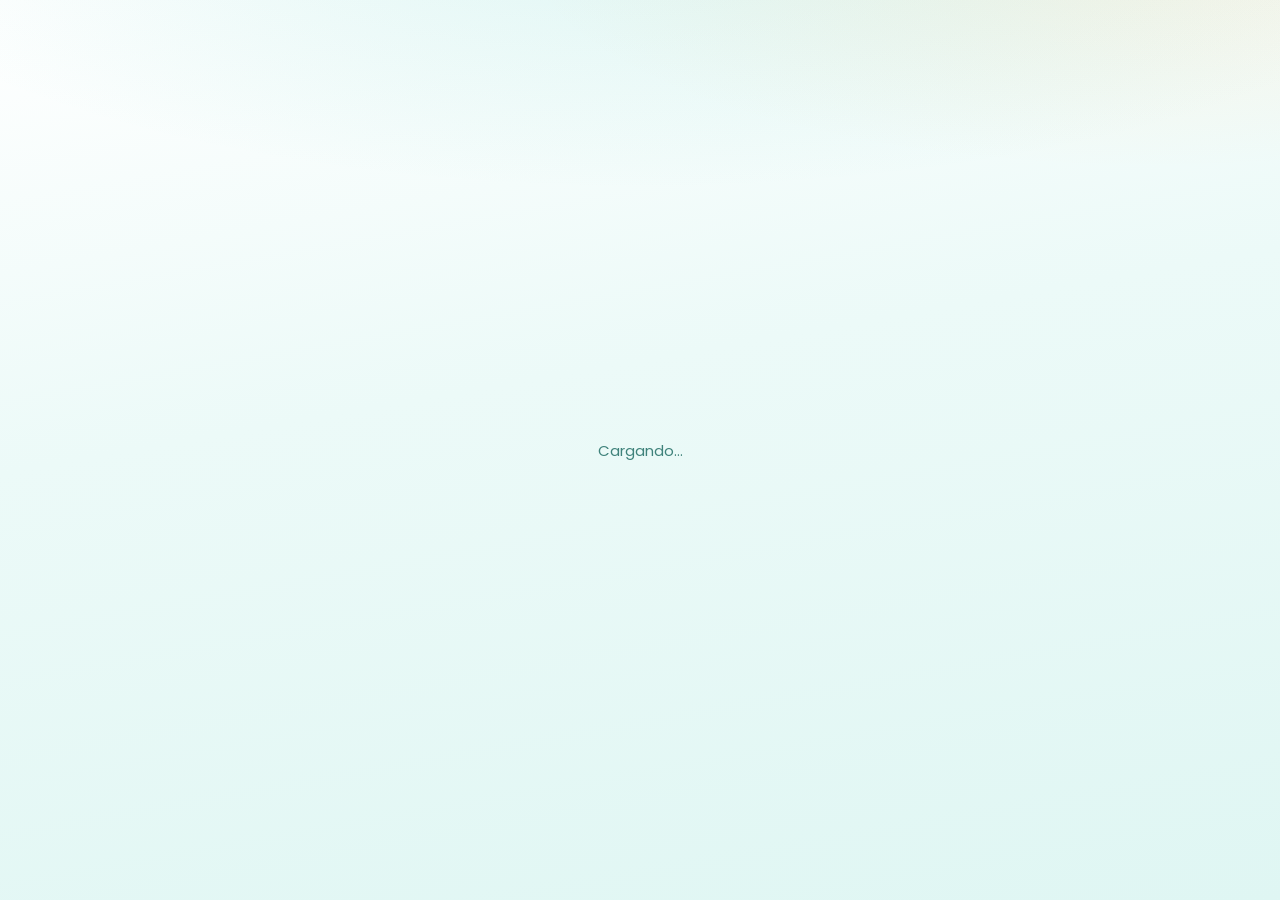
<file: index.html>
<!doctype html>
<html lang="es">
<head>
  <meta charset="utf-8" />
  <meta name="viewport" content="width=device-width, initial-scale=1, maximum-scale=1, user-scalable=no, viewport-fit=cover, interactive-widget=resizes-content" />
  <meta name="theme-color" content="#f1fbfa" />
  <title>Platify — Del plato a la boca se cae el margen</title>
  <meta name="description" content="Platify: tu CFO automático. Márgenes, punto de equilibrio y análisis por producto en tiempo real." />
  <link rel="preconnect" href="https://fonts.googleapis.com" />
  <link rel="preconnect" href="https://fonts.gstatic.com" crossorigin />
  <link href="https://fonts.googleapis.com/css2?family=Grand+Hotel&family=Playfair+Display:wght@500;600;700&family=Poppins:wght@300;400;500;600&display=swap" rel="stylesheet" />
  <link rel="manifest" href="manifest.json" />
  <link rel="apple-touch-icon" href="icons/icon-192.png" />
  <meta name="apple-mobile-web-app-capable" content="yes" />
  <meta name="apple-mobile-web-app-status-bar-style" content="default" />
  <meta name="apple-mobile-web-app-title" content="Platify" />
  <link rel="stylesheet" href="styles.css" />
</head>
<body>
  <div id="app">
    <div id="cargando" class="cargando">Cargando…</div>
  </div>
  <script type="module" src="js/app.js"></script>
</body>
</html>
</file>
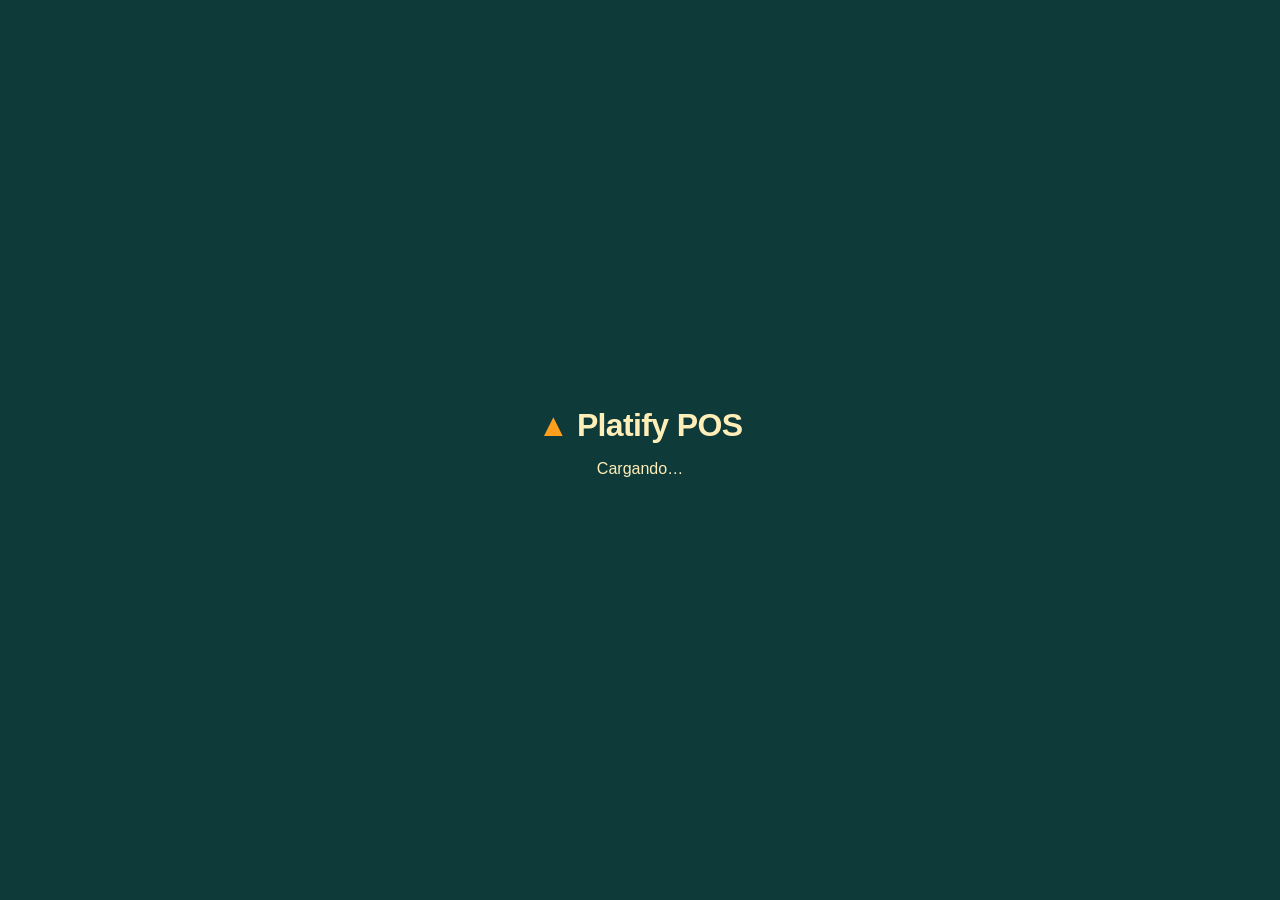
<file: pos/index.html>
<!doctype html>
<html lang="es">
<head>
<meta charset="utf-8" />
<meta name="viewport" content="width=device-width, initial-scale=1, viewport-fit=cover, maximum-scale=1" />
<title>Platify POS</title>
<meta name="theme-color" content="#0e3a39" />
<link rel="manifest" href="manifest.webmanifest" />
<style>
  :root{ --green:#0e3a39; --teal:#2ec4b6; --orange:#ff9f1c; --cream:#ffeeb8; --paper:#f4f6f5; --ink:#22201a; --muted:#6f6a5c; --line:#e6ebea; --rojo:#c0563f; }
  *{ box-sizing:border-box; -webkit-tap-highlight-color:transparent }
  body{ margin:0; font-family:-apple-system,BlinkMacSystemFont,"Segoe UI",Roboto,Helvetica,Arial,sans-serif; background:var(--paper); color:var(--ink) }
  button{ font-family:inherit; cursor:pointer }
  input{ font-family:inherit; font-size:16px }
  #app{ min-height:100vh }
  .btn{ background:var(--teal); color:#063a37; border:none; border-radius:12px; padding:14px 18px; font-weight:800; font-size:16px }
  .btn.sec{ background:#e7edec; color:var(--green) }
  .btn.g{ background:var(--green); color:#fff }
  /* Login */
  .login{ min-height:100vh; display:flex; align-items:center; justify-content:center; background:var(--green); color:var(--cream); padding:24px }
  .login .card{ width:min(360px,100%); text-align:center }
  .login input{ width:100%; padding:14px; border-radius:12px; border:none; margin-bottom:10px }
  .marca{ font-weight:800; font-size:2rem; letter-spacing:-.02em }
  .marca .tri{ color:var(--orange) }
  .err{ color:#ffb4a1; font-size:.9rem; min-height:1.2rem }
  /* POS layout */
  header.top{ position:sticky; top:0; z-index:20; background:var(--green); color:var(--cream); display:flex; align-items:center; justify-content:space-between; gap:10px; padding:10px 14px }
  header .marca{ font-size:1.25rem }
  .pos{ display:grid; grid-template-columns:1fr 340px; gap:0; height:calc(100vh - 56px) }
  @media (max-width:820px){ .pos{ grid-template-columns:1fr; height:auto } }
  .menu{ padding:12px; overflow-y:auto }
  .chips{ display:flex; gap:8px; overflow-x:auto; padding-bottom:10px; position:sticky; top:0; background:var(--paper) }
  .chip{ flex-shrink:0; border:none; border-radius:20px; padding:9px 15px; font-weight:700; font-size:14px; background:#e7edec; color:var(--muted) }
  .chip.act{ background:var(--green); color:#fff }
  .grid{ display:grid; grid-template-columns:repeat(auto-fill,minmax(150px,1fr)); gap:10px; margin-top:8px }
  .prod{ background:#fff; border:1px solid var(--line); border-radius:14px; padding:14px 12px; text-align:left; min-height:78px; display:flex; flex-direction:column; justify-content:space-between }
  .prod b{ font-size:14px; color:var(--green); line-height:1.2 }
  .prod .p{ color:var(--orange); font-weight:800; margin-top:6px }
  /* Cuenta */
  .cuenta{ background:#fff; border-left:1px solid var(--line); display:flex; flex-direction:column }
  @media (max-width:820px){ .cuenta{ border-left:none; border-top:1px solid var(--line); position:sticky; bottom:0 } }
  .cuenta h2{ margin:0; padding:12px 14px; font-size:16px; border-bottom:1px solid var(--line) }
  .items{ flex:1; overflow-y:auto; padding:6px 10px; min-height:120px }
  .li{ display:flex; align-items:center; gap:8px; padding:8px 4px; border-bottom:1px solid var(--line) }
  .li .n{ flex:1; font-size:14px }
  .qbtn{ width:32px; height:32px; border-radius:9px; border:1px solid var(--line); background:#fff; font-size:18px; font-weight:700; color:var(--green) }
  .foot{ border-top:1px solid var(--line); padding:12px 14px }
  .tot{ display:flex; justify-content:space-between; font-size:22px; font-weight:800; color:var(--green); margin-bottom:10px }
  /* Modal */
  .bg{ position:fixed; inset:0; background:rgba(14,58,57,.55); display:flex; align-items:flex-end; justify-content:center; z-index:50 }
  @media (min-width:600px){ .bg{ align-items:center } }
  .modal{ background:#fff; width:min(460px,100%); border-radius:20px 20px 0 0; padding:20px }
  @media (min-width:600px){ .modal{ border-radius:20px } }
  .metodos{ display:flex; gap:8px; margin:12px 0 }
  .metodos button{ flex:1; padding:14px; border-radius:12px; border:2px solid var(--line); background:#fff; font-weight:700; color:var(--green) }
  .metodos button.act{ border-color:var(--teal); background:rgba(46,196,182,.1) }
  .vacio{ color:var(--muted); text-align:center; padding:24px; font-size:14px }
  /* Mapa de mesas */
  .resumen{ display:flex; gap:10px; margin-bottom:14px; flex-wrap:wrap }
  .rcard{ flex:1; min-width:120px; background:#fff; border:1px solid var(--line); border-radius:14px; padding:12px 14px }
  .rcard .n{ font-size:22px; font-weight:800; color:var(--green) }
  .rcard .l{ font-size:12px; color:var(--muted) }
  .zona{ margin-bottom:18px }
  .zt{ font-size:12px; font-weight:800; text-transform:uppercase; letter-spacing:.06em; color:var(--muted); margin:0 2px 8px }
  .mesas{ display:grid; grid-template-columns:repeat(auto-fill,minmax(110px,1fr)); gap:10px }
  .mesa{ aspect-ratio:1; border:2px solid var(--line); border-radius:16px; background:#fff; display:flex; flex-direction:column; align-items:center; justify-content:center; gap:2px; padding:6px; cursor:pointer }
  .mesa b{ font-size:18px; color:var(--green) }
  .mesa .ml{ font-size:12px; color:var(--teal); font-weight:700 }
  .mesa.occ{ background:var(--green); border-color:var(--green) }
  .mesa.occ b{ color:#fff }
  .mesa.occ .mt{ color:var(--cream); font-weight:800; font-size:15px }
  .mesa.occ .mp{ color:rgba(255,237,184,.7); font-size:11px }
  .mesa.nueva{ border-style:dashed; color:var(--teal); font-weight:700; font-size:13px; line-height:1.3 }
  .mesa.llev{ background:#fff6df; border-color:#efd799 }
  .mesa.llev .mt{ color:#a9791f; font-weight:800; font-size:15px }
  /* Plano del salón (vista de arriba) */
  .floor{ position:relative; width:100%; height:min(62vh,520px); background:#fff; background-image:linear-gradient(var(--line) 1px,transparent 1px),linear-gradient(90deg,var(--line) 1px,transparent 1px); background-size:28px 28px; border:2px solid var(--line); border-radius:16px; overflow:hidden; touch-action:none; user-select:none; -webkit-user-select:none }
  .fmesa{ position:absolute; transform:translate(-50%,-50%); min-width:58px; height:58px; padding:0 8px; border-radius:14px; border:2px solid var(--green); background:#fff; color:var(--green); display:flex; flex-direction:column; align-items:center; justify-content:center; box-shadow:0 2px 6px rgba(14,58,57,.14); text-align:center }
  .fmesa b{ font-size:16px; line-height:1 }
  .fmesa .ml{ font-size:10px; color:var(--teal); font-weight:700 }
  .fmesa.occ{ background:var(--green); border-color:var(--green); color:#fff }
  .fmesa.occ .mt{ color:var(--cream); font-size:12px; font-weight:800 }
  .fmesa.occ .mp{ color:rgba(255,237,184,.7); font-size:10px }
  .fmesa.edit{ cursor:grab; touch-action:none }
  .fmesa.edit:active{ cursor:grabbing; box-shadow:0 6px 16px rgba(14,58,57,.3) }
</style>
</head>
<body>
  <div id="app"><div class="login"><div class="card"><div class="marca"><span class="tri">▲</span> Platify POS</div><p>Cargando…</p></div></div></div>
  <script type="module" src="pos-app.js"></script>
</body>
</html>
</file>
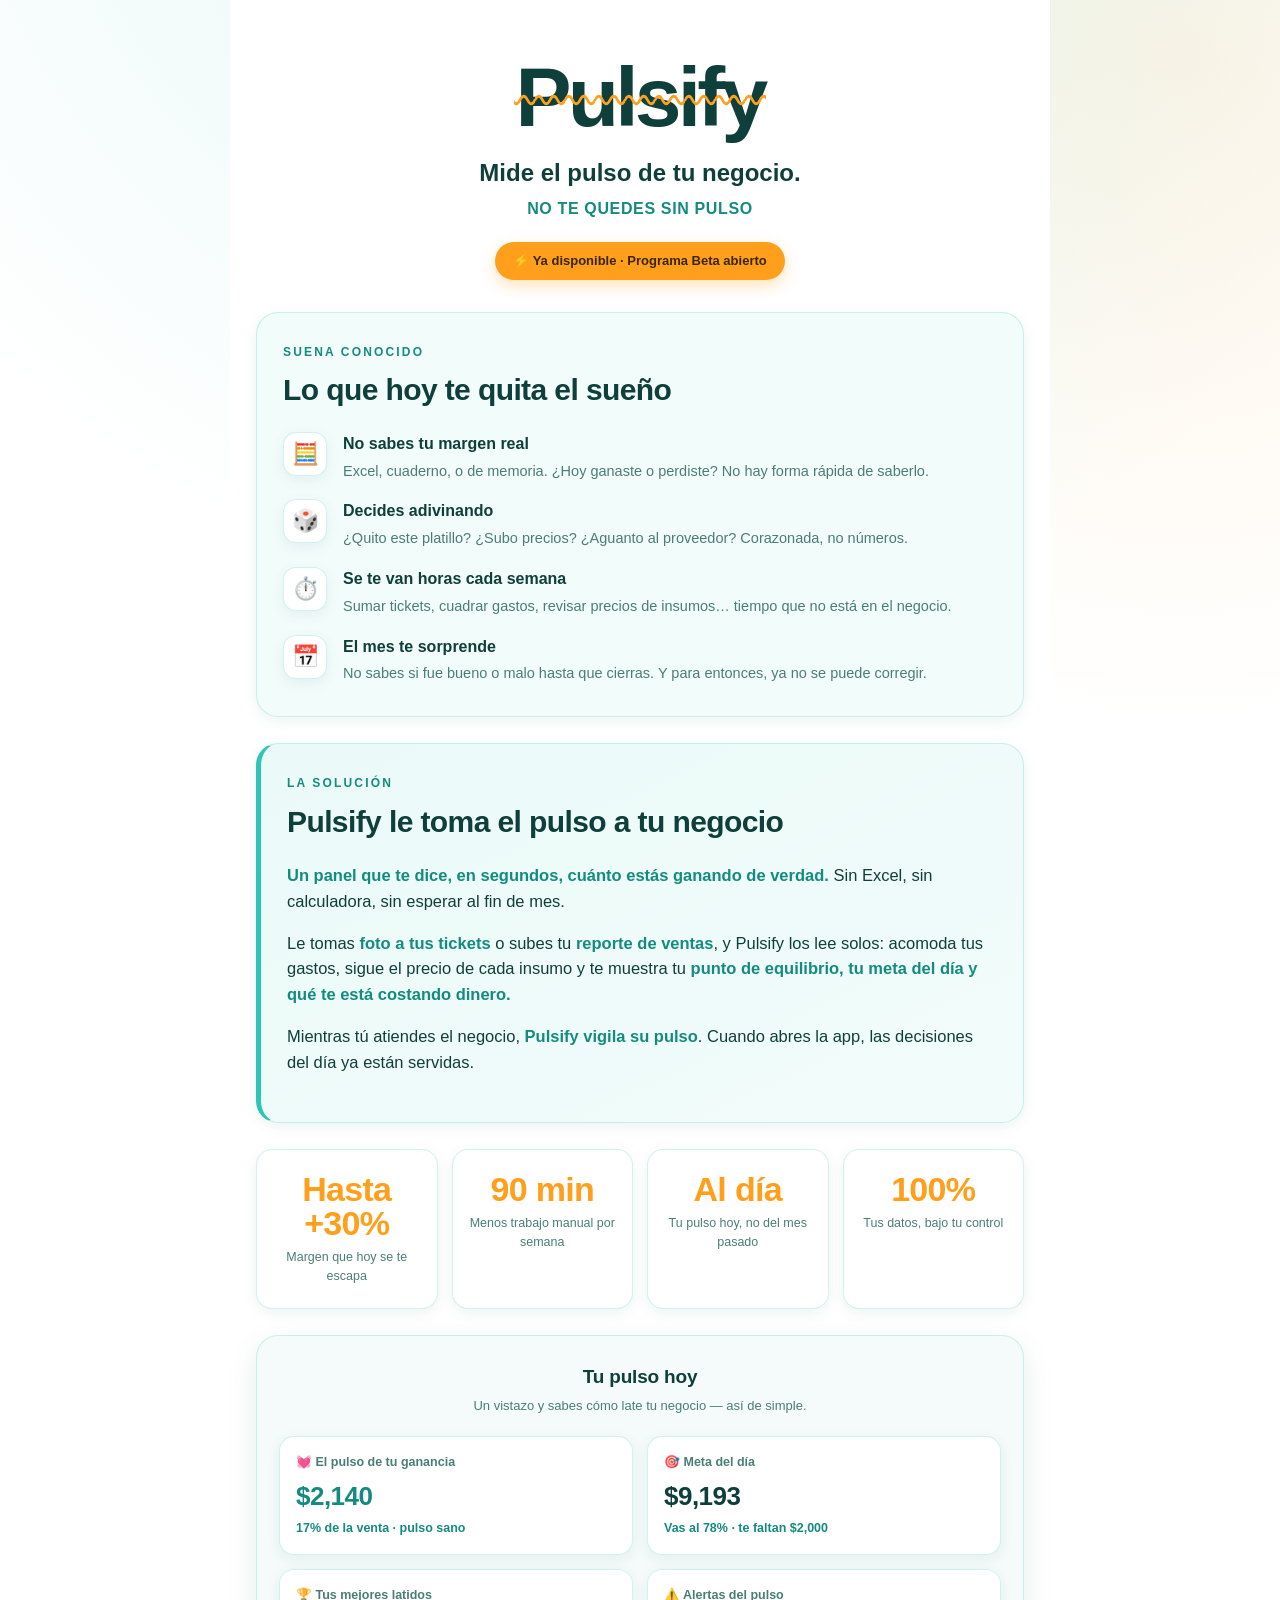
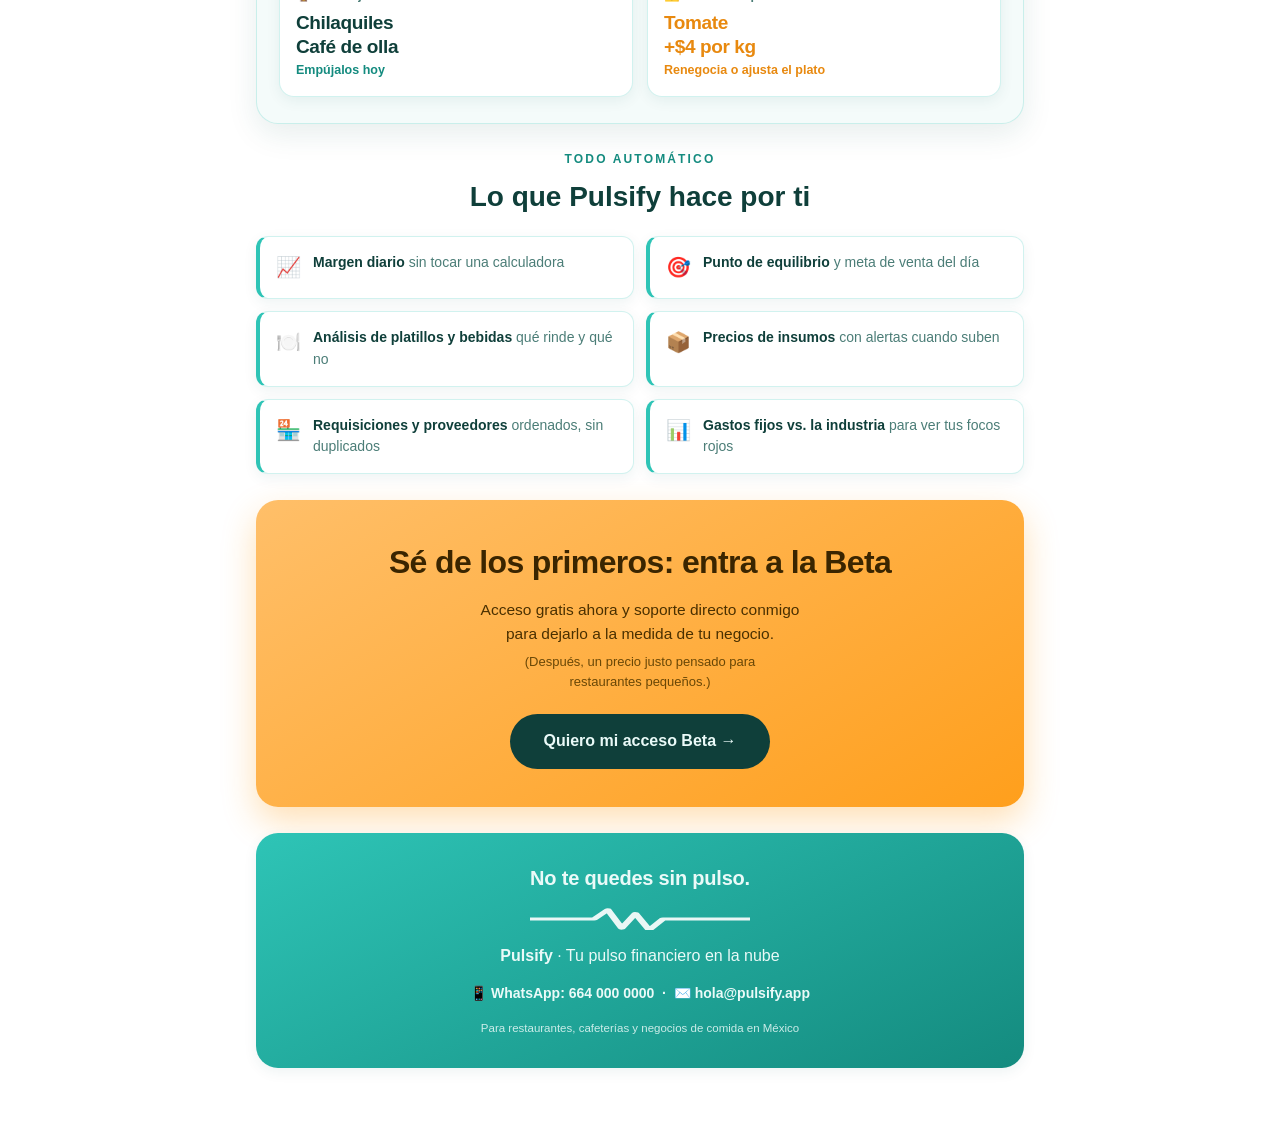
<file: pulsify-flyer.html>
<!DOCTYPE html>
<html lang="es">
<head>
<meta charset="utf-8">
<meta name="viewport" content="width=device-width, initial-scale=1">
<title>Pulsify — Mide el pulso de tu negocio</title>
<style>
  :root {
    --amber:#ff9f1c; --amber-osc:#e8890f; --honey:#ffbf69;
    --sea:#2ec4b6; --sea-txt:#148b7f; --sea-osc:#0f3f3a;
    --frozen:#cbf3f0; --mint:#eafaf8; --mint-2:#f2fcfb;
    --ink:#0f3f3a; --muted:#4b7d77; --line:rgba(46,196,182,.22);
    --bg:#ffffff; --card:#ffffff; --surface:#f4fbfa;
    --shadow:0 10px 30px rgba(15,86,79,.10);
    --shadow-sm:0 4px 14px rgba(15,86,79,.07);
  }
  * { box-sizing:border-box; }
  html,body { margin:0; }
  body {
    font-family:'Poppins',-apple-system,BlinkMacSystemFont,'Segoe UI',Roboto,Helvetica,Arial,sans-serif;
    color:var(--ink);
    background:
      radial-gradient(120% 55% at 50% -10%, rgba(46,196,182,.14), transparent 60%),
      radial-gradient(90% 45% at 92% 2%, rgba(255,159,28,.10), transparent 55%),
      var(--bg);
    -webkit-font-smoothing:antialiased;
    line-height:1.55;
  }
  .flyer { max-width:820px; margin:0 auto; padding:44px 26px 60px; background:var(--bg); }
  .stack { display:flex; flex-direction:column; gap:26px; }

  .hero { text-align:center; padding:16px 0 6px; }
  .wordmark {
    position:relative; display:inline-block;
    font-size:clamp(54px,14vw,84px); font-weight:800; letter-spacing:-.045em; line-height:.9;
    color:var(--ink);
  }
  .wordmark::after {
    content:""; position:absolute; left:-2px; right:-2px; top:53%; height:26px; transform:translateY(-50%);
    pointer-events:none;
    background-image:url("data:image/svg+xml,%3Csvg xmlns='http://www.w3.org/2000/svg' viewBox='0 0 24 12' preserveAspectRatio='none'%3E%3Cpath d='M0 6 Q3 1 6 6 T12 6 T18 6 T24 6' fill='none' stroke='%23ff9f1c' stroke-width='2' stroke-linecap='round'/%3E%3C/svg%3E");
    background-repeat:repeat-x; background-position:center; background-size:30px 18px;
  }
  .hero .tagline {
    margin:18px auto 0; max-width:26ch;
    font-size:clamp(18px,4.8vw,24px); font-weight:600; color:var(--ink);
  }
  .hero .slogan {
    margin:6px auto 0; font-size:clamp(13px,3.6vw,16px); font-weight:600; letter-spacing:.04em;
    color:var(--sea-txt); text-transform:uppercase;
  }
  .badge {
    display:inline-flex; align-items:center; gap:8px; margin-top:20px;
    background:var(--amber); color:#3a2500; font-weight:700; font-size:13px;
    padding:9px 18px; border-radius:999px; box-shadow:0 6px 16px rgba(255,159,28,.30);
  }

  .sec { border-radius:22px; padding:30px 26px; box-shadow:var(--shadow-sm); }
  .sec--problem { background:var(--mint-2); border:1px solid var(--line); }
  .sec--solution {
    background:linear-gradient(155deg, var(--mint), var(--mint-2));
    border:1px solid var(--line); border-left:5px solid var(--sea);
  }
  .eyebrow {
    font-size:12px; font-weight:700; letter-spacing:.18em; text-transform:uppercase;
    color:var(--sea-txt); margin-bottom:6px;
  }
  .sec h2 { font-size:clamp(23px,6vw,30px); font-weight:700; letter-spacing:-.02em; margin:0 0 18px; }

  .plist { display:flex; flex-direction:column; gap:16px; }
  .pitem { display:flex; gap:16px; align-items:flex-start; }
  .pitem .ic {
    flex:none; width:44px; height:44px; border-radius:13px; display:grid; place-items:center;
    font-size:22px; background:var(--card); border:1px solid var(--line); box-shadow:var(--shadow-sm);
  }
  .pitem strong { display:block; font-size:16px; margin-bottom:2px; color:var(--ink); }
  .pitem span { color:var(--muted); font-size:14.5px; }

  .lead { font-size:16.5px; color:var(--ink); }
  .lead b { color:var(--sea-txt); }
  .lead + .lead { margin-top:14px; }

  .metrics { display:grid; grid-template-columns:repeat(4,1fr); gap:14px; }
  .metric {
    background:var(--card); border:1px solid var(--line); border-radius:16px;
    padding:22px 12px; text-align:center; box-shadow:var(--shadow-sm);
  }
  .metric .num { font-size:clamp(24px,5.5vw,34px); font-weight:800; letter-spacing:-.02em; color:var(--amber); line-height:1; }
  .metric .lbl { margin-top:8px; font-size:12.5px; color:var(--muted); font-weight:500; }

  .dash { background:var(--surface); border:1px solid var(--line); border-radius:22px; padding:26px 22px; box-shadow:var(--shadow); }
  .dash h3 { text-align:center; font-size:19px; font-weight:800; margin:0 0 4px; letter-spacing:-.01em; }
  .dash .cap { text-align:center; color:var(--muted); font-size:13px; margin:0 0 20px; }
  .tiles { display:grid; grid-template-columns:repeat(2,1fr); gap:14px; }
  .tile { background:var(--card); border:1px solid var(--line); border-radius:15px; padding:16px 16px; box-shadow:var(--shadow-sm); }
  .tile .t { font-size:12.5px; color:var(--muted); font-weight:600; display:flex; align-items:center; gap:6px; }
  .tile .v { font-size:clamp(20px,5.5vw,26px); font-weight:800; letter-spacing:-.02em; margin-top:4px; }
  .tile .s { font-size:12.5px; margin-top:2px; font-weight:600; }
  .pos { color:var(--sea-txt); } .warn { color:var(--amber-osc); }

  .fgrid { display:grid; grid-template-columns:repeat(2,1fr); gap:12px; }
  .feat { display:flex; gap:12px; align-items:flex-start; padding:15px 16px; background:var(--card); border:1px solid var(--line); border-left:4px solid var(--sea); border-radius:12px; box-shadow:var(--shadow-sm); }
  .feat .fi { font-size:20px; flex:none; }
  .feat .fx { font-size:14px; color:var(--muted); }
  .feat .fx b { color:var(--ink); }

  .cta { text-align:center; border-radius:22px; padding:38px 26px; color:#3a2500; background:linear-gradient(150deg, var(--honey), var(--amber)); box-shadow:0 14px 34px rgba(255,159,28,.32); }
  .cta h2 { font-size:clamp(24px,6.5vw,32px); font-weight:800; margin:0 0 10px; letter-spacing:-.02em; }
  .cta p { margin:0 auto; max-width:40ch; font-size:15.5px; color:#4a3000; }
  .cta .small { font-size:13px; color:#5a3d00; opacity:.9; margin-top:6px; }
  .cta .btn { display:inline-block; margin-top:22px; background:#0f3f3a; color:#eafaf8; font-weight:700; font-size:16px; padding:15px 34px; border-radius:999px; text-decoration:none; }

  .foot { text-align:center; border-radius:22px; padding:30px 24px; color:#eafaf8; background:linear-gradient(155deg, var(--sea), var(--sea-txt)); box-shadow:var(--shadow-sm); }
  .foot .big { font-size:20px; font-weight:800; letter-spacing:-.01em; margin-bottom:14px; }
  .foot .contact { margin-top:14px; font-size:14px; font-weight:600; }
  .foot .fine { margin-top:16px; font-size:11.5px; opacity:.85; }
  .pulse-rule {
    height:22px; margin:2px auto 0; max-width:220px;
    background-image:url("data:image/svg+xml,%3Csvg xmlns='http://www.w3.org/2000/svg' viewBox='0 0 48 12' preserveAspectRatio='none'%3E%3Cpath d='M0 6 H14 l3 -5 3 10 3 -8 3 9 3 -6 H48' fill='none' stroke='%23ffffff' stroke-width='1.6' stroke-linecap='round' stroke-linejoin='round' opacity='.9'/%3E%3C/svg%3E");
    background-repeat:no-repeat; background-position:center; background-size:100% 100%;
  }
  @media (max-width:600px) {
    .metrics { grid-template-columns:repeat(2,1fr); }
    .fgrid, .tiles { grid-template-columns:1fr; }
    .sec, .dash { padding:24px 18px; }
  }
</style>
</head>
<body>
  <div class="flyer" data-document-role="page" data-label="Flyer Pulsify">
    <div class="stack">

      <header class="hero">
        <div class="wordmark">Pulsify</div>
        <p class="tagline">Mide el pulso de tu negocio.</p>
        <p class="slogan">No te quedes sin pulso</p>
        <div class="badge">⚡ Ya disponible · Programa Beta abierto</div>
      </header>

      <section class="sec sec--problem">
        <div class="eyebrow">Suena conocido</div>
        <h2>Lo que hoy te quita el sueño</h2>
        <div class="plist">
          <div class="pitem"><div class="ic">🧮</div><div><strong>No sabes tu margen real</strong><span>Excel, cuaderno, o de memoria. ¿Hoy ganaste o perdiste? No hay forma rápida de saberlo.</span></div></div>
          <div class="pitem"><div class="ic">🎲</div><div><strong>Decides adivinando</strong><span>¿Quito este platillo? ¿Subo precios? ¿Aguanto al proveedor? Corazonada, no números.</span></div></div>
          <div class="pitem"><div class="ic">⏱️</div><div><strong>Se te van horas cada semana</strong><span>Sumar tickets, cuadrar gastos, revisar precios de insumos… tiempo que no está en el negocio.</span></div></div>
          <div class="pitem"><div class="ic">📅</div><div><strong>El mes te sorprende</strong><span>No sabes si fue bueno o malo hasta que cierras. Y para entonces, ya no se puede corregir.</span></div></div>
        </div>
      </section>

      <section class="sec sec--solution">
        <div class="eyebrow">La solución</div>
        <h2>Pulsify le toma el pulso a tu negocio</h2>
        <p class="lead"><b>Un panel que te dice, en segundos, cuánto estás ganando de verdad.</b> Sin Excel, sin calculadora, sin esperar al fin de mes.</p>
        <p class="lead">Le tomas <b>foto a tus tickets</b> o subes tu <b>reporte de ventas</b>, y Pulsify los lee solos: acomoda tus gastos, sigue el precio de cada insumo y te muestra tu <b>punto de equilibrio, tu meta del día y qué te está costando dinero.</b></p>
        <p class="lead">Mientras tú atiendes el negocio, <b>Pulsify vigila su pulso</b>. Cuando abres la app, las decisiones del día ya están servidas.</p>
      </section>

      <section class="metrics">
        <div class="metric"><div class="num">Hasta +30%</div><div class="lbl">Margen que hoy se te escapa</div></div>
        <div class="metric"><div class="num">90 min</div><div class="lbl">Menos trabajo manual por semana</div></div>
        <div class="metric"><div class="num">Al día</div><div class="lbl">Tu pulso hoy, no del mes pasado</div></div>
        <div class="metric"><div class="num">100%</div><div class="lbl">Tus datos, bajo tu control</div></div>
      </section>

      <section class="dash">
        <h3>Tu pulso hoy</h3>
        <p class="cap">Un vistazo y sabes cómo late tu negocio — así de simple.</p>
        <div class="tiles">
          <div class="tile"><div class="t">💓 El pulso de tu ganancia</div><div class="v pos">$2,140</div><div class="s pos">17% de la venta · pulso sano</div></div>
          <div class="tile"><div class="t">🎯 Meta del día</div><div class="v">$9,193</div><div class="s pos">Vas al 78% · te faltan $2,000</div></div>
          <div class="tile"><div class="t">🏆 Tus mejores latidos</div><div class="v" style="font-size:19px;line-height:1.25;margin-top:6px">Chilaquiles<br>Café de olla</div><div class="s pos">Empújalos hoy</div></div>
          <div class="tile"><div class="t">⚠️ Alertas del pulso</div><div class="v warn" style="font-size:19px;line-height:1.25;margin-top:6px">Tomate<br>+$4 por kg</div><div class="s warn">Renegocia o ajusta el plato</div></div>
        </div>
      </section>

      <section>
        <div class="eyebrow" style="text-align:center">Todo automático</div>
        <h2 style="text-align:center;font-size:clamp(22px,5.6vw,28px);margin:0 0 18px">Lo que Pulsify hace por ti</h2>
        <div class="fgrid">
          <div class="feat"><div class="fi">📈</div><div class="fx"><b>Margen diario</b> sin tocar una calculadora</div></div>
          <div class="feat"><div class="fi">🎯</div><div class="fx"><b>Punto de equilibrio</b> y meta de venta del día</div></div>
          <div class="feat"><div class="fi">🍽️</div><div class="fx"><b>Análisis de platillos y bebidas</b> qué rinde y qué no</div></div>
          <div class="feat"><div class="fi">📦</div><div class="fx"><b>Precios de insumos</b> con alertas cuando suben</div></div>
          <div class="feat"><div class="fi">🏪</div><div class="fx"><b>Requisiciones y proveedores</b> ordenados, sin duplicados</div></div>
          <div class="feat"><div class="fi">📊</div><div class="fx"><b>Gastos fijos vs. la industria</b> para ver tus focos rojos</div></div>
        </div>
      </section>

      <section class="cta">
        <h2>Sé de los primeros: entra a la Beta</h2>
        <p>Acceso gratis ahora y soporte directo conmigo para dejarlo a la medida de tu negocio.</p>
        <p class="small">(Después, un precio justo pensado para restaurantes pequeños.)</p>
        <a class="btn" href="#">Quiero mi acceso Beta →</a>
      </section>

      <footer class="foot">
        <div class="big">No te quedes sin pulso.</div>
        <div class="pulse-rule"></div>
        <div style="margin-top:14px"><b>Pulsify</b> · Tu pulso financiero en la nube</div>
        <div class="contact">📱 WhatsApp: 664 000 0000 &nbsp;·&nbsp; ✉️ hola@pulsify.app</div>
        <div class="fine">Para restaurantes, cafeterías y negocios de comida en México</div>
      </footer>

    </div>
  </div>
</body>
</html>
</file>
<file: styles.css>
/* ── Cifra — tema claro (paleta: Amber · Honey · White · Frozen · Sea) ── */
:root {
  /* Los 5 colores de la paleta */
  --amber:  #ff9f1c;   /* Amber Glow    — CTA / acción / alerta */
  --honey:  #ffbf69;   /* Honey Bronze  — acento cálido secundario */
  --white:  #ffffff;   /* White         — superficies */
  --frozen: #cbf3f0;   /* Frozen Water  — tinte de fondo / mint */
  --sea:    #2ec4b6;   /* Light Sea Green — primario / "bien" */

  /* Sombras y tintes derivados (misma familia, para contraste de texto) */
  --sea-osc:  #0f3f3a;   /* sombra profunda de sea green → texto */
  --sea-mid:  #3f827b;   /* sea green medio → texto secundario */
  --sea-txt:  #148b7f;   /* sea green legible sobre blanco */
  --amber-osc:#e88910;
  --mint-2:   #eafaf8;   /* frozen muy suave (superficies alternas) */

  /* Tokens que consumen las vistas (mismos nombres, valores claros) */
  --naranja: var(--amber);
  --naranja-osc: var(--amber-osc);
  --verde-claro: var(--sea-txt);
  --crema: #ffffff;
  --crema-2: var(--sea-mid);
  --flame: var(--sea);
  --olive: var(--honey);
  --dorado: var(--amber);
  --terracota: var(--amber);
  --tinta: var(--sea-osc);           /* texto principal */
  --gris: var(--sea-mid);            /* texto tenue */
  --gris-claro: #e6f6f4;
  --linea: rgba(46,196,182,.20);
  --fondo: #f1fbfa;
  --blanco: #ffffff;                 /* superficie de tarjeta */
  --verde: var(--sea-txt);           /* semántico: bien */
  --rojo: #e2554e;                   /* semántico: mal (único fuera de paleta, mínimo) */
  --amarillo: var(--amber);          /* semántico: alerta → ámbar */
  --sombra: 0 8px 26px rgba(19,86,79,.10);
  --radio: 20px;
  --safe-b: env(safe-area-inset-bottom, 0px);
}

* { box-sizing: border-box; -webkit-tap-highlight-color: transparent; }
html, body {
  margin: 0; min-height: 100%;
  -webkit-text-size-adjust: 100%; text-size-adjust: 100%;  /* iOS no re-escala el texto */
  touch-action: manipulation;                              /* sin doble-tap-zoom ni delay de 300ms */
  overscroll-behavior-y: none;                             /* sin rebote elástico */
}
body {
  font-family: 'Poppins', -apple-system, BlinkMacSystemFont, "Segoe UI", Roboto, Helvetica, Arial, sans-serif;
  color: var(--tinta);
  font-size: 16px;
  -webkit-font-smoothing: antialiased;
  min-height: 100vh;
  background:
    radial-gradient(120% 60% at 50% -12%, rgba(46,196,182,.16), transparent 55%),
    radial-gradient(90% 45% at 90% -6%, rgba(255,159,28,.10), transparent 55%),
    linear-gradient(170deg, #ffffff 0%, #ecfaf8 42%, #dff6f3 100%);
  background-attachment: fixed;
}
h1, h2, h3, .card h2 { font-family: inherit; font-weight: 700; letter-spacing: -.01em; }

/* Marca del producto: "Cifra" */
/* Wordmark Platify: onda de pulso ámbar cruzando la palabra por la mitad. */
.marca-cifra {
  position: relative; display: inline-block;
  font-weight: 800; font-size: 46px; letter-spacing: -.03em; line-height: 1;
  color: var(--tinta);
}
.marca-cifra::after {
  content: ""; position: absolute; left: 0; right: 0; top: 52%; height: 22px; transform: translateY(-50%);
  pointer-events: none;
  background-image: url("data:image/svg+xml,%3Csvg xmlns='http://www.w3.org/2000/svg' viewBox='0 0 24 12' preserveAspectRatio='none'%3E%3Cpath d='M0 6 Q3 1 6 6 T12 6 T18 6 T24 6' fill='none' stroke='%23ff9f1c' stroke-width='2' stroke-linecap='round'/%3E%3C/svg%3E");
  background-repeat: repeat-x; background-position: center; background-size: 24px 14px;
}
.wordmark-cifra {
  position: relative; display: inline-block;
  font-weight: 800; font-size: 22px; letter-spacing: -.02em; color: var(--tinta);
}
.wordmark-cifra::after {
  content: ""; position: absolute; left: 0; right: 0; top: 54%; height: 12px; transform: translateY(-50%);
  pointer-events: none;
  background-image: url("data:image/svg+xml,%3Csvg xmlns='http://www.w3.org/2000/svg' viewBox='0 0 24 12' preserveAspectRatio='none'%3E%3Cpath d='M0 6 Q3 1 6 6 T12 6 T18 6 T24 6' fill='none' stroke='%23ff9f1c' stroke-width='2.2' stroke-linecap='round'/%3E%3C/svg%3E");
  background-repeat: repeat-x; background-position: center; background-size: 15px 9px;
}
#app { min-height: 100%; }

.cargando { position: fixed; inset: 0; display: grid; place-items: center; color: var(--gris); font-size: 15px; }

/* ── Layout con barra inferior ─────────────────────────────── */
.shell { display: flex; flex-direction: column; min-height: 100vh; }
header.top {
  position: sticky; top: 0; z-index: 20;
  background: rgba(255,255,255,.74); backdrop-filter: blur(14px); -webkit-backdrop-filter: blur(14px);
  border-bottom: 1px solid var(--linea);
  display: flex; align-items: center; justify-content: space-between;
  padding: 10px 16px; gap: 8px; padding-top: max(10px, env(safe-area-inset-top));
}
header.top .logo-img { height: 28px; width: auto; display: block; }
header.top .quien { font-size: 12px; color: var(--sea-mid); }
.linkbtn { background: none; border: none; color: var(--tinta); font-size: 14px; padding: 6px; cursor: pointer; }
.hamb { background: none; border: none; color: var(--tinta); font-size: 23px; line-height: 1; cursor: pointer; padding: 6px 4px; border-radius: 10px; }
.hamb:active { background: var(--mint-2); }

/* ── Menú de ajustes ──────────────────────────────────────── */
.menu-lista { display: flex; flex-direction: column; gap: 9px; }
.menu-item {
  display: flex; align-items: center; gap: 13px; text-align: left; width: 100%;
  background: var(--mint-2); border: 1px solid var(--linea); border-radius: 14px;
  padding: 13px 14px; font-size: 15px; font-family: inherit; color: var(--tinta); cursor: pointer;
}
.menu-item:active { background: #dff4f1; }
.menu-item .mi-ic { font-size: 21px; flex: none; }
.menu-item .mi-tx { display: flex; flex-direction: column; line-height: 1.25; }
.menu-item b { font-weight: 600; }
.menu-item .sub { font-size: 12px; margin-top: 1px; }

main.vista { flex: 1; padding: 16px; padding-bottom: 100px; max-width: 720px; margin: 0 auto; width: 100%; overflow-x: hidden; }

nav.tabs {
  position: fixed; bottom: 0; left: 0; right: 0; z-index: 20;
  background: rgba(255,255,255,.86); backdrop-filter: blur(20px); -webkit-backdrop-filter: blur(20px);
  border-top: 1px solid var(--linea);
  display: flex; justify-content: space-around; padding-bottom: var(--safe-b);
}
nav.tabs a {
  position: relative; flex: 1; text-align: center; text-decoration: none;
  color: var(--sea-mid); font-size: 9px; padding: 9px 1px 8px;
  display: flex; flex-direction: column; align-items: center; gap: 2px;
}
nav.tabs a .ic { font-size: 20px; line-height: 1; }
nav.tabs a.activo { color: var(--tinta); font-weight: 700; }
nav.tabs a.activo .ic { transform: translateY(-1px); }
nav.tabs a.activo::before {
  content: ""; position: absolute; top: 0; left: 24%; right: 24%; height: 3px;
  background: var(--amber); border-radius: 0 0 3px 3px;
}
nav.tabs a.activo::after {
  content: ""; position: absolute; inset: 5px 8px; z-index: -1;
  background: rgba(255,159,28,.14); border-radius: 14px;
}

/* ── Tarjetas y textos ─────────────────────────────────────── */
.card {
  background: var(--blanco);
  border: 1px solid var(--linea);
  border-radius: var(--radio); box-shadow: var(--sombra);
  padding: 17px; margin-bottom: 14px;
}
.card h2 { font-size: 15px; margin: 0 0 12px; color: var(--tinta); }
.sub { color: var(--gris); font-size: 13px; }
.titulo-seccion { font-size: 12px; text-transform: uppercase; letter-spacing: .06em; color: var(--gris); margin: 4px 2px 10px; font-weight: 600; }

/* ── Botones (pill) ────────────────────────────────────────── */
.btn {
  display: inline-flex; align-items: center; justify-content: center; gap: 8px;
  background: var(--amber); color: #3a2500; border: none; border-radius: 999px;
  padding: 14px 20px; font-size: 16px; font-weight: 700; cursor: pointer; width: 100%;
  box-shadow: 0 6px 16px rgba(255,159,28,.28);
}
.btn:active { background: var(--naranja-osc); }
.btn.sec { background: var(--mint-2); color: var(--sea-txt); border: 1px solid var(--linea); box-shadow: none; }
.btn.peligro { background: rgba(226,85,78,.12); color: #c0413a; box-shadow: none; }
.btn:disabled { opacity: .5; }
.btn.chico { width: auto; padding: 9px 16px; font-size: 14px; }

/* ── Formularios ──────────────────────────────────────────── */
label.campo { display: block; margin-bottom: 12px; }
label.campo > span { display: block; font-size: 13px; color: var(--gris); margin-bottom: 5px; }
input, select, textarea {
  width: 100%; font-size: 16px; padding: 12px 13px; border: 1px solid var(--linea);
  border-radius: 12px; background: #ffffff; color: var(--tinta); font-family: inherit;
}
input::placeholder, textarea::placeholder { color: #9cbdb8; }
select option { color: #0f3f3a; }
input:focus, select:focus, textarea:focus { outline: 2px solid var(--sea); border-color: transparent; }
.fila { display: flex; gap: 10px; }
.fila > * { flex: 1; }

/* ── Chips ─────────────────────────────────────────────────── */
.chip { display: inline-block; font-size: 11px; padding: 3px 9px; border-radius: 999px; color: #ffffff; font-weight: 700; }

/* ── Barras ────────────────────────────────────────────────── */
.barra-row { display: flex; align-items: center; gap: 10px; margin-bottom: 9px; font-size: 13px; }
.barra-row .etq { width: 92px; flex-shrink: 0; color: var(--tinta); }
.barra-track { flex: 1; display: block; background: rgba(46,196,182,.14); border-radius: 6px; height: 20px; overflow: hidden; }
.barra-fill { display: block; height: 100%; border-radius: 6px; }
.barra-row .val { width: 88px; text-align: right; flex-shrink: 0; font-variant-numeric: tabular-nums; }

/* ── Control segmentado ────────────────────────────────────── */
.segmented { display: flex; background: var(--mint-2); border-radius: 14px; padding: 4px; margin-bottom: 14px; gap: 4px; }
.segmented button { flex: 1; border: none; background: none; padding: 9px 8px; border-radius: 10px; font-size: 14px; font-weight: 600; color: var(--sea-mid); cursor: pointer; font-family: inherit; }
.segmented button.act { background: var(--amber); color: #3a2500; }

/* ── Gráfica de columnas ───────────────────────────────────── */
.colchart { display: flex; align-items: flex-end; gap: 6px; height: 170px; padding-top: 18px; overflow-x: auto; }
.colwrap { flex: 1 0 34px; display: flex; flex-direction: column; align-items: center; height: 100%; justify-content: flex-end; }
.colbar-track { width: 100%; flex: 1; display: flex; align-items: flex-end; }
.colbar { width: 78%; margin: 0 auto; border-radius: 6px 6px 0 0; min-height: 2px; position: relative; transition: height .3s; background: var(--sea); }
.colbar .cval { position: absolute; top: -16px; left: 50%; transform: translateX(-50%); font-size: 9.5px; color: var(--gris); white-space: nowrap; font-variant-numeric: tabular-nums; }
.collbl { font-size: 9px; color: var(--gris); margin-top: 5px; text-align: center; line-height: 1.15; height: 24px; overflow: hidden; }
.colwrap.max .colbar { background: var(--amber) !important; }
.leyenda { display: flex; flex-wrap: wrap; gap: 10px; margin-top: 10px; font-size: 12px; color: var(--gris); }
.leyenda span { display: inline-flex; align-items: center; gap: 5px; }
.leyenda i { width: 11px; height: 11px; border-radius: 3px; display: inline-block; }

/* ── Lista de tickets ──────────────────────────────────────── */
.ticket {
  background: var(--blanco); border: 1px solid var(--linea);
  border-radius: 16px; padding: 14px 16px; margin-bottom: 10px; cursor: pointer;
  box-shadow: 0 3px 12px rgba(19,86,79,.06);
}
.ticket .cab { display: flex; justify-content: space-between; align-items: baseline; gap: 8px; }
.ticket .prov { font-weight: 700; font-size: 15px; }
.ticket .monto { font-weight: 700; font-size: 15px; font-variant-numeric: tabular-nums; }
.ticket .meta { color: var(--gris); font-size: 12.5px; margin-top: 3px; }
.ticket .aviso { color: var(--amber-osc); font-size: 12.5px; margin-top: 5px; }

/* ── Modal ─────────────────────────────────────────────────── */
.modal-bg { position: fixed; inset: 0; background: rgba(15,63,58,.34); z-index: 40; display: flex; align-items: flex-end; justify-content: center; }
.modal {
  background: #ffffff; border: 1px solid var(--linea); border-bottom: none;
  width: 100%; max-width: 640px; max-height: 92vh; overflow-y: auto;
  border-radius: 22px 22px 0 0; padding: 18px; padding-bottom: calc(18px + var(--safe-b)); color: var(--tinta);
  box-shadow: 0 -12px 40px rgba(15,63,58,.18);
}
.modal h2 { margin: 2px 0 14px; font-size: 17px; }
.linea-edit { border: 1px solid var(--linea); border-radius: 12px; padding: 12px; margin-bottom: 10px; position: relative; }
.linea-edit .quitar { position: absolute; top: 8px; right: 8px; background: none; border: none; color: var(--rojo); font-size: 18px; cursor: pointer; }

/* ── Login ─────────────────────────────────────────────────── */
.login { min-height: 100vh; display: grid; place-items: center; padding: 24px; }
.login .card { width: 100%; max-width: 360px; text-align: center; padding: 30px 22px; }
.logo-banner { border-radius: 16px; padding: 10px; margin: 0 auto 8px; }
.logo-banner img { width: 100%; max-width: 200px; display: block; margin: 0 auto; }
.login h1 { font-size: 20px; margin: 4px 0 2px; }

/* ── Varios ────────────────────────────────────────────────── */
.vacio { text-align: center; color: var(--gris); padding: 40px 16px; font-size: 14px; }
.spinner { width: 22px; height: 22px; border: 3px solid rgba(46,196,182,.25); border-top-color: var(--amber); border-radius: 50%; animation: giro .7s linear infinite; }
@keyframes giro { to { transform: rotate(360deg); } }
.aviso-box { background: rgba(255,159,28,.12); border: 1px solid rgba(255,159,28,.34); color: #8a5600; border-radius: 12px; padding: 10px 12px; font-size: 13px; margin-bottom: 12px; }
.error-box { background: rgba(226,85,78,.10); border: 1px solid rgba(226,85,78,.3); color: #b23b34; border-radius: 12px; padding: 10px 12px; font-size: 13px; margin-bottom: 12px; }
.ok-box { background: rgba(46,196,182,.14); border: 1px solid rgba(46,196,182,.4); color: #0f7a70; border-radius: 12px; padding: 10px 12px; font-size: 14px; margin-bottom: 12px; }
.pill { display: inline-flex; align-items: center; gap: 5px; font-size: 12px; padding: 3px 9px; border-radius: 999px; background: var(--mint-2); color: var(--sea-txt); border: 1px solid var(--linea); }
.up { color: var(--rojo); } .down { color: var(--sea-txt); }
.stat { text-align: center; padding: 4px; }
.stat .n { font-size: clamp(15px, 5vw, 24px); font-weight: 800; font-variant-numeric: tabular-nums; color: var(--tinta); overflow-wrap: anywhere; }
.stat .l { font-size: 12px; color: var(--gris); }
.row-stats { display: flex; gap: 10px; }
.row-stats > * { flex: 1; }

/* Badge de pendientes en la pestaña Requis. */
nav.tabs a .tab-badge {
  position: absolute; top: 3px; right: calc(50% - 22px);
  min-width: 16px; height: 16px; padding: 0 4px; box-sizing: border-box;
  background: var(--rojo); color: #fff; border-radius: 999px;
  font-size: 10px; font-weight: 700; line-height: 16px; text-align: center;
}
</file>
